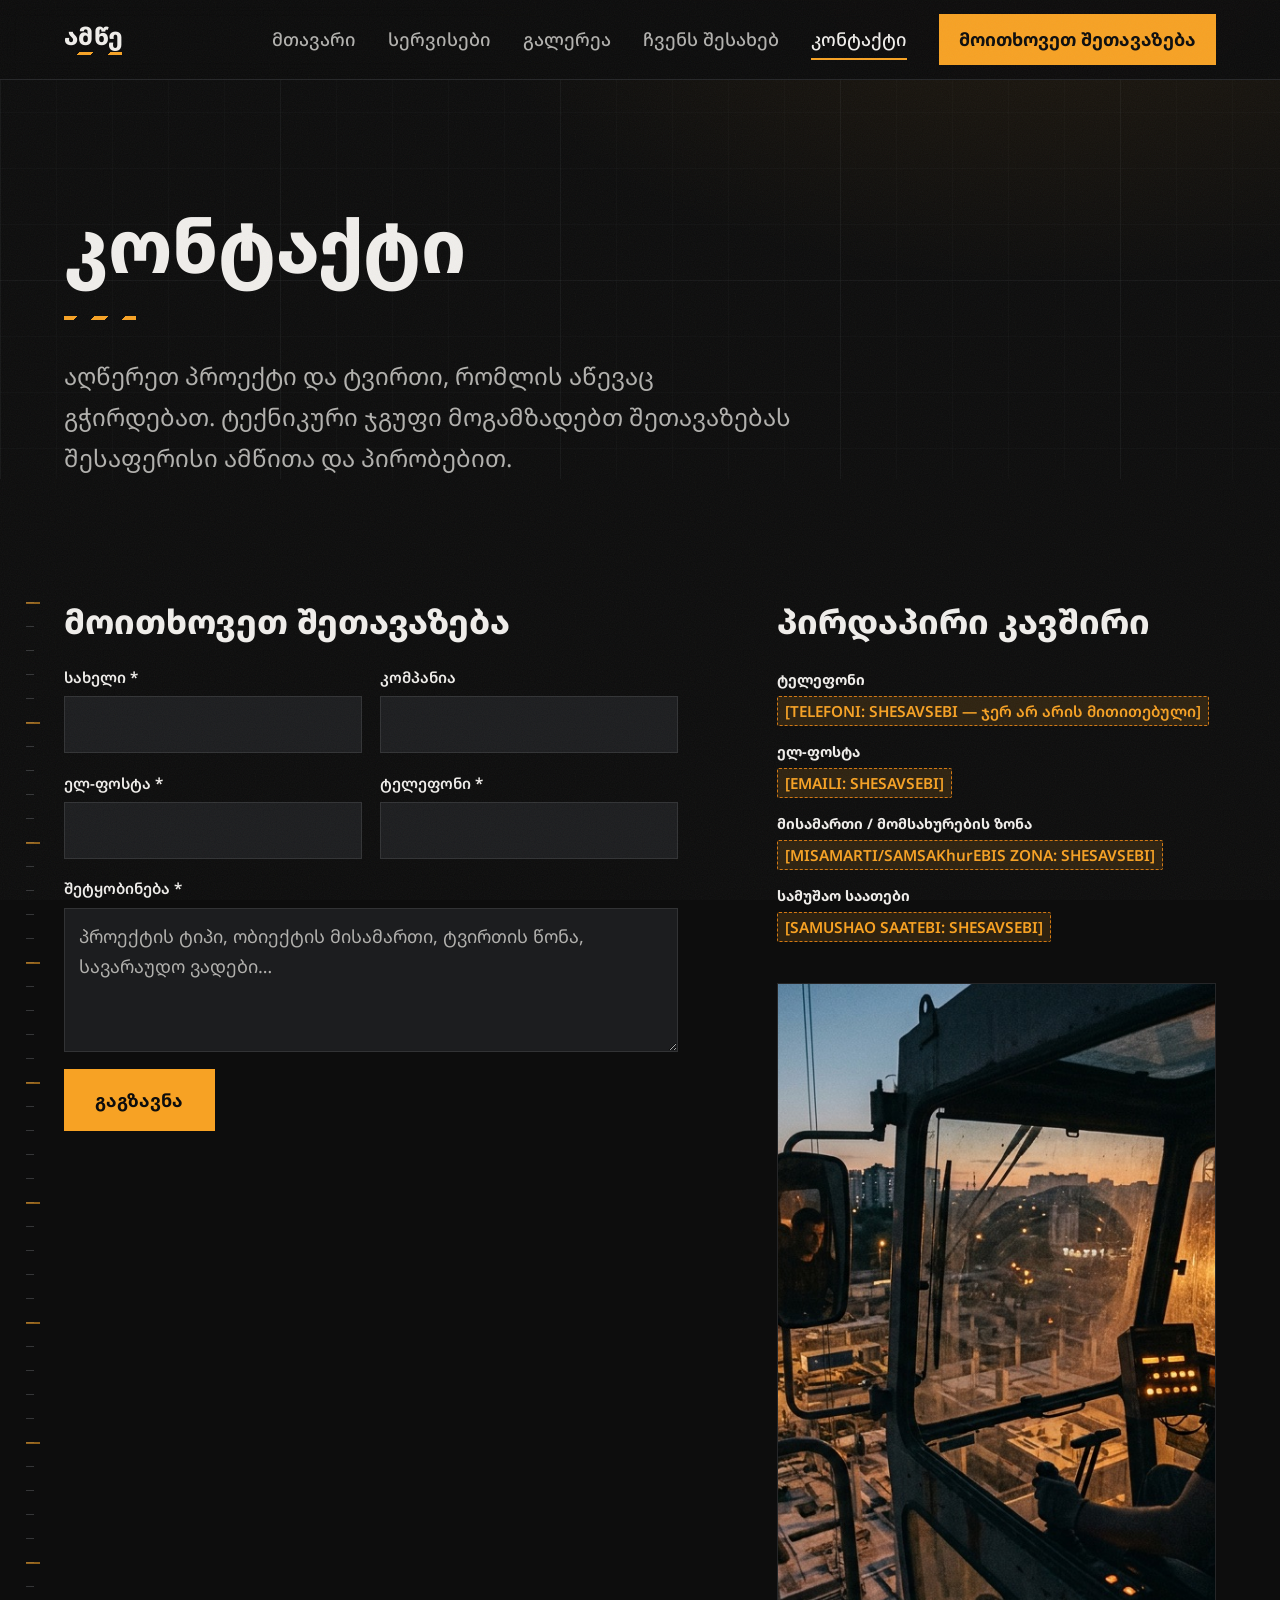
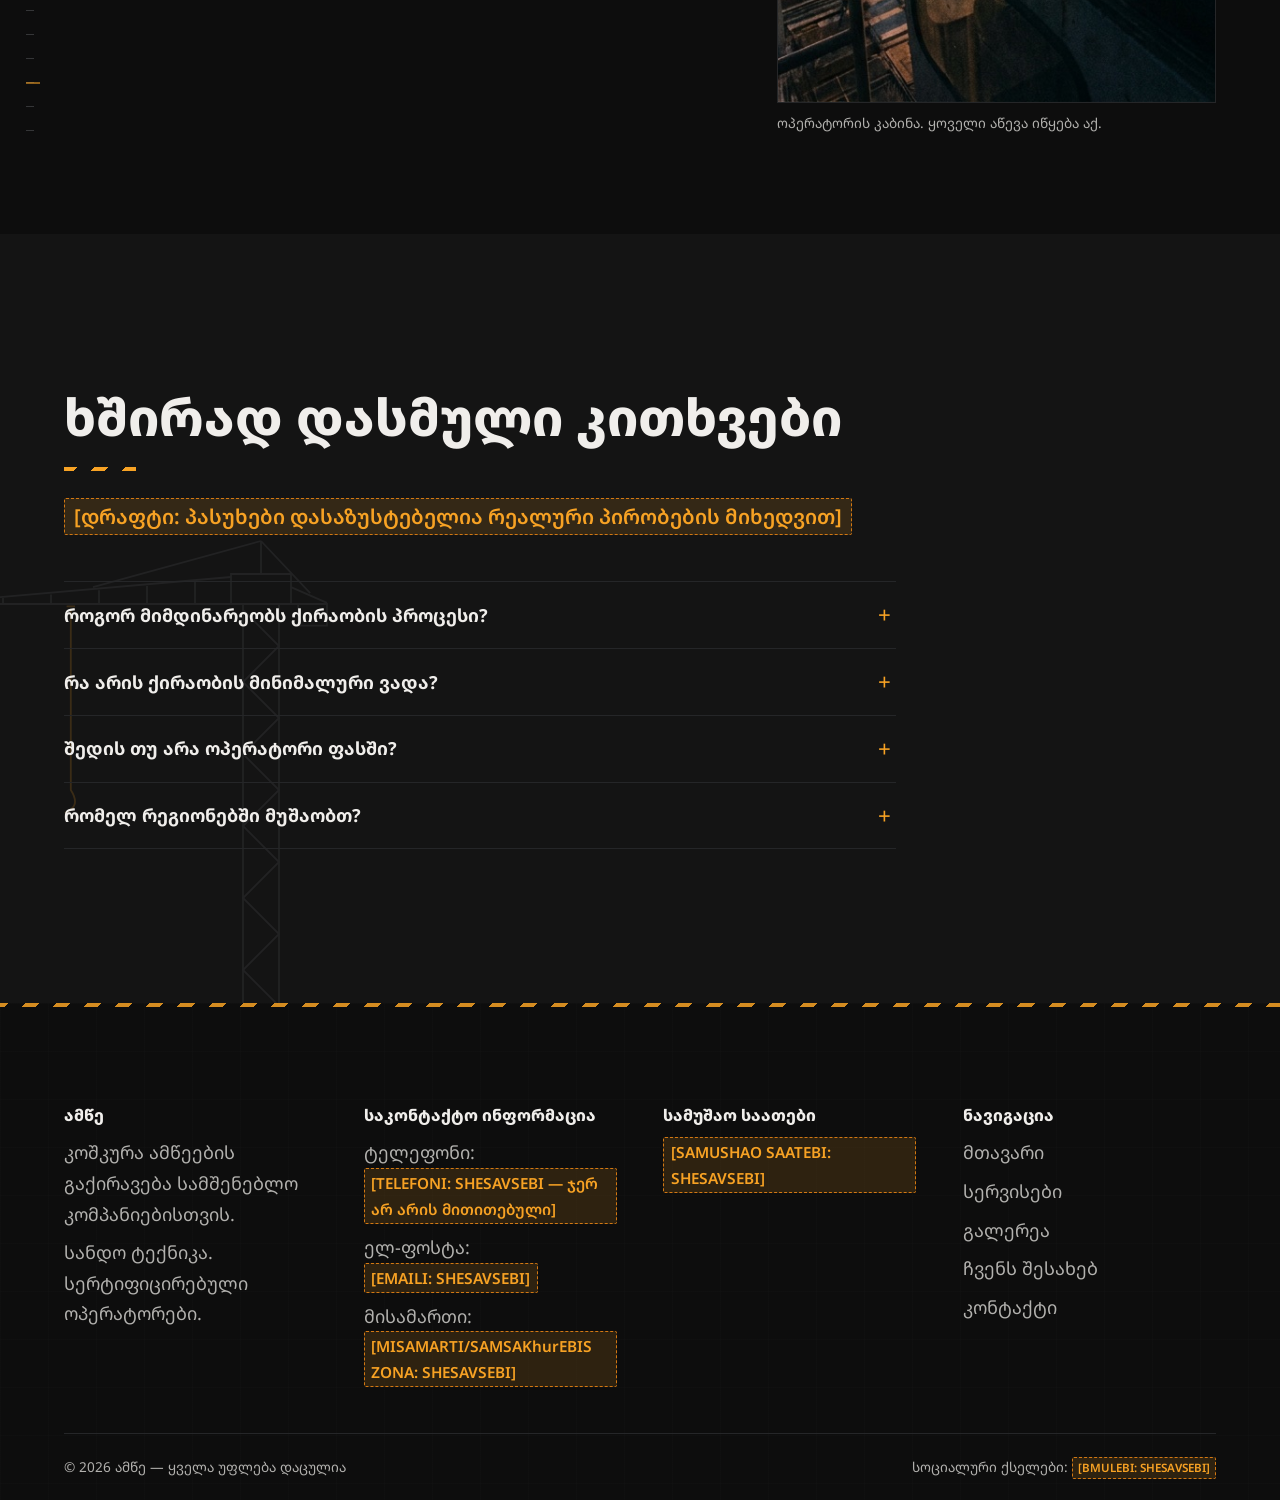
<file: contact.html>
<!DOCTYPE html>
<html lang="ka">
<head>
  <meta charset="UTF-8">
  <meta name="viewport" content="width=device-width, initial-scale=1.0">
  <title>კონტაქტი — ამწე | მოითხოვეთ შეთავაზება</title>
  <meta name="description" content="დაუკავშირდით ამწეს: მოითხოვეთ შეთავაზება კოშკურა ამწის ქირაობაზე. პასუხები ხშირად დასმულ კითხვებზე.">
  <meta property="og:type" content="website">
  <meta property="og:locale" content="ka_GE">
  <meta property="og:title" content="კონტაქტი — ამწე">
  <meta property="og:description" content="მოითხოვეთ შეთავაზება კოშკურა ამწის ქირაობაზე თქვენი სამშენებლო პროექტისთვის.">
  <meta property="og:image" content="https://lasha-giorgi707.github.io/amtse-site/assets/og-cover.jpg">
  <link rel="icon" type="image/svg+xml" href="favicon.svg">
  <link rel="preconnect" href="https://fonts.googleapis.com">
  <link rel="preconnect" href="https://fonts.gstatic.com" crossorigin>
  <link href="https://fonts.googleapis.com/css2?family=Noto+Sans+Georgian:wght@400;500;600;700;800&display=swap" rel="stylesheet">
  <link rel="stylesheet" href="css/style.css?v=2">
</head>
<body>
  <header class="site-header is-scrolled" data-header>
    <div class="wrap site-header__bar">
      <a class="logo" href="index.html" aria-label="ამწე — მთავარი გვერდი">
        ამწე
        <span class="logo__stripe" aria-hidden="true"></span>
      </a>
      <button class="nav-toggle" type="button" aria-expanded="false" aria-controls="site-nav" aria-label="მენიუს გახსნა" data-nav-toggle>
        <span></span><span></span><span></span>
      </button>
      <nav class="site-nav" id="site-nav" aria-label="ძირითადი ნავიგაცია" data-nav>
        <a href="index.html">მთავარი</a>
        <a href="index.html#services">სერვისები</a>
        <a href="index.html#gallery">გალერეა</a>
        <a href="index.html#about">ჩვენს შესახებ</a>
        <a href="contact.html" aria-current="page">კონტაქტი</a>
        <a class="btn btn--solid" href="#contact-form">მოითხოვეთ შეთავაზება</a>
      </nav>
    </div>
  </header>

  <main>
    <section class="page-hero bg-blueprint">
      <div class="wrap">
        <h1>კონტაქტი</h1>
        <p class="muted" style="font-size: var(--step-1); max-width: 52ch;">აღწერეთ პროექტი და ტვირთი, რომლის აწევაც გჭირდებათ. ტექნიკური ჯგუფი მოგამზადებთ შეთავაზებას შესაფერისი ამწითა და პირობებით.</p>
      </div>
    </section>

    <section class="bg-scale">
      <div class="wrap contact-grid">
        <!-- 1. Contact form -->
        <form class="form" id="contact-form" novalidate data-contact-form>
          <h2 style="font-size: var(--step-2); margin-bottom: 0.2em;">მოითხოვეთ შეთავაზება</h2>
          <div class="form__row">
            <div class="field">
              <label for="cf-name">სახელი *</label>
              <input id="cf-name" name="name" type="text" autocomplete="name" required>
            </div>
            <div class="field">
              <label for="cf-company">კომპანია</label>
              <input id="cf-company" name="company" type="text" autocomplete="organization">
            </div>
          </div>
          <div class="form__row">
            <div class="field">
              <label for="cf-email">ელ-ფოსტა *</label>
              <input id="cf-email" name="email" type="email" autocomplete="email" required>
            </div>
            <div class="field">
              <label for="cf-phone">ტელეფონი *</label>
              <input id="cf-phone" name="phone" type="tel" autocomplete="tel" required>
            </div>
          </div>
          <div class="field">
            <label for="cf-message">შეტყობინება *</label>
            <textarea id="cf-message" name="message" required
                      placeholder="პროექტის ტიპი, ობიექტის მისამართი, ტვირთის წონა, სავარაუდო ვადები…"></textarea>
          </div>
          <div>
            <button class="btn btn--solid" type="submit">გაგზავნა</button>
          </div>
          <p class="form__notice" role="status" aria-live="polite" data-form-notice>
            <span class="todo">[FORM ENDPOINT: SHESAVSEBI]</span> — ფორმა ჯერ არ არის მიერთებული სერვერთან. დროებით მოგვწერეთ პირდაპირ ელ-ფოსტაზე ან დაგვირეკეთ.
          </p>
        </form>

        <!-- 2. Direct contact + supporting image -->
        <aside class="contact-direct" aria-label="პირდაპირი კონტაქტი">
          <h2 style="font-size: var(--step-2); margin-bottom: 0.2em;">პირდაპირი კავშირი</h2>
          <dl>
            <div>
              <dt>ტელეფონი</dt>
              <dd><span class="todo">[TELEFONI: SHESAVSEBI — ჯერ არ არის მითითებული]</span></dd>
            </div>
            <div>
              <dt>ელ-ფოსტა</dt>
              <dd><span class="todo">[EMAILI: SHESAVSEBI]</span></dd>
            </div>
            <div>
              <dt>მისამართი / მომსახურების ზონა</dt>
              <dd><span class="todo">[MISAMARTI/SAMSAKhurEBIS ZONA: SHESAVSEBI]</span></dd>
            </div>
            <div>
              <dt>სამუშაო საათები</dt>
              <dd><span class="todo">[SAMUSHAO SAATEBI: SHESAVSEBI]</span></dd>
            </div>
          </dl>
          <figure>
            <img src="assets/contact-operator.jpg"
                 alt="ამწის ოპერატორი კაბინაში, დაისის შუქზე, სამშენებლო მოედნის თავზე"
                 loading="lazy" width="1280" height="720">
            <figcaption>ოპერატორის კაბინა. ყოველი აწევა იწყება აქ.</figcaption>
          </figure>
        </aside>
      </div>
    </section>

    <!-- 3. FAQ -->
    <section class="section section--alt bg-site">
      <svg class="ghost-crane ghost-crane--flip ghost-crane--sm" aria-hidden="true" viewBox="0 0 640 900" stroke-width="3">
        <path d="M90 900 V210 M150 900 V210"/>
        <path d="M90 880 L150 820 L90 760 L150 700 L90 640 L150 580 L90 520 L150 460 L90 400 L150 340 L90 280 L150 220"/>
        <path d="M70 210 H170 V160 H70 Z M120 160 V105"/>
        <path d="M170 165 L630 205 M170 210 H630 M230 172 V210 M310 180 V210 M390 187 V210 M470 194 V210 M550 200 V210"/>
        <path d="M70 210 H10 M70 182 L10 208 M10 210 h48 v36 h-48 Z"/>
        <path d="M120 105 L400 182 M120 105 L38 192"/>
        <path class="ghost-crane__amber" d="M430 214 h14 M437 218 V520 q-18 28 10 38"/>
      </svg>
      <div class="wrap">
        <div class="section__head">
          <h2>ხშირად დასმული კითხვები</h2>
          <p><span class="todo">[დრაფტი: პასუხები დასაზუსტებელია რეალური პირობების მიხედვით]</span></p>
        </div>
        <div class="faq">
          <details>
            <summary>როგორ მიმდინარეობს ქირაობის პროცესი?</summary>
            <p>გვიგზავნით მოთხოვნას პროექტის აღწერით. ტექნიკური ჯგუფი აფასებს ობიექტს, გირჩევთ შესაფერის ამწეს და გიგზავნით შეთავაზებას. ხელშეკრულების გაფორმების შემდეგ ვგეგმავთ მობილიზაციას და მონტაჟს.</p>
          </details>
          <details>
            <summary>რა არის ქირაობის მინიმალური ვადა?</summary>
            <p>ვადა დამოკიდებულია ამწის ტიპსა და პროექტზე. <span class="todo">[დრაფტი: მინიმალური ვადა დასაზუსტებელია]</span></p>
          </details>
          <details>
            <summary>შედის თუ არა ოპერატორი ფასში?</summary>
            <p>ამწეებს, როგორც წესი, ვაქირავებთ სერტიფიცირებულ ოპერატორთან ერთად. ოპერატორის გარეშე ქირაობის პირობები განიხილება ინდივიდუალურად. <span class="todo">[დრაფტი: პირობები დასაზუსტებელია]</span></p>
          </details>
          <details>
            <summary>რომელ რეგიონებში მუშაობთ?</summary>
            <p><span class="todo">[MISAMARTI/SAMSAKhurEBIS ZONA: SHESAVSEBI]</span></p>
          </details>
        </div>
      </div>
    </section>
  </main>

  <footer class="site-footer">
    <div class="hazard" aria-hidden="true"></div>
    <div class="wrap site-footer__grid">
      <div>
        <h3>ამწე</h3>
        <ul>
          <li>კოშკურა ამწეების გაქირავება სამშენებლო კომპანიებისთვის.</li>
          <li>სანდო ტექნიკა. სერტიფიცირებული ოპერატორები.</li>
        </ul>
      </div>
      <div>
        <h3>საკონტაქტო ინფორმაცია</h3>
        <ul>
          <li>ტელეფონი: <span class="todo">[TELEFONI: SHESAVSEBI — ჯერ არ არის მითითებული]</span></li>
          <li>ელ-ფოსტა: <span class="todo">[EMAILI: SHESAVSEBI]</span></li>
          <li>მისამართი: <span class="todo">[MISAMARTI/SAMSAKhurEBIS ZONA: SHESAVSEBI]</span></li>
        </ul>
      </div>
      <div>
        <h3>სამუშაო საათები</h3>
        <ul>
          <li><span class="todo">[SAMUSHAO SAATEBI: SHESAVSEBI]</span></li>
        </ul>
      </div>
      <div>
        <h3>ნავიგაცია</h3>
        <ul>
          <li><a href="index.html">მთავარი</a></li>
          <li><a href="index.html#services">სერვისები</a></li>
          <li><a href="index.html#gallery">გალერეა</a></li>
          <li><a href="index.html#about">ჩვენს შესახებ</a></li>
          <li><a href="contact.html">კონტაქტი</a></li>
        </ul>
      </div>
    </div>
    <div class="wrap site-footer__legal">
      <span>© <span data-year>2026</span> ამწე — ყველა უფლება დაცულია</span>
      <span>სოციალური ქსელები: <span class="todo">[BMULEBI: SHESAVSEBI]</span></span>
    </div>
  </footer>

  <script src="js/main.js"></script>
</body>
</html>
</file>
<file: css/style.css>
/* ამწე — dark industrial monochrome + amber. See DESIGN.md */

/* ---------- Tokens ---------- */
:root {
  --bg-0: oklch(0.16 0 0);
  --bg-1: oklch(0.19 0 0);
  --surface: oklch(0.23 0.004 260);
  --line: oklch(0.32 0.004 260);
  --line-soft: oklch(0.27 0.004 260);
  --ink: oklch(0.95 0.004 85);
  --ink-2: oklch(0.76 0.004 85);
  --amber: oklch(0.78 0.16 70);
  --amber-deep: oklch(0.66 0.15 60);
  --amber-glow: oklch(0.78 0.16 70 / 0.14);

  --font: "Noto Sans Georgian", "Sylfaen", system-ui, sans-serif;

  --step-0: clamp(1rem, 0.95rem + 0.25vw, 1.125rem);
  --step-1: clamp(1.25rem, 1.15rem + 0.5vw, 1.5rem);
  --step-2: clamp(1.6rem, 1.4rem + 1vw, 2.1rem);
  --step-3: clamp(2.1rem, 1.7rem + 2vw, 3.2rem);
  --step-4: clamp(2.6rem, 1.9rem + 3.5vw, 4.6rem);

  --space-s: clamp(1rem, 0.9rem + 0.5vw, 1.5rem);
  --space-m: clamp(2rem, 1.7rem + 1.5vw, 3rem);
  --space-l: clamp(4rem, 3rem + 4vw, 7rem);
  --space-xl: clamp(6rem, 4rem + 7vw, 10rem);

  --wrap: 72rem;
  --z-nav: 10;
  --z-menu: 20;

  --ease-out: cubic-bezier(0.22, 1, 0.36, 1); /* ease-out-quint */

  /* the one brand motif: sodium-amber hazard stripe */
  --hazard: repeating-linear-gradient(
    -45deg,
    var(--amber) 0 10px,
    transparent 10px 22px
  );
}

/* ---------- Base ---------- */
*,
*::before,
*::after {
  box-sizing: border-box;
}

html {
  scroll-behavior: smooth;
}

body {
  margin: 0;
  background: var(--bg-0);
  color: var(--ink);
  font-family: var(--font);
  font-size: var(--step-0);
  line-height: 1.7;
  -webkit-font-smoothing: antialiased;
  overflow-x: clip;
}

h1,
h2,
h3 {
  line-height: 1.15;
  text-wrap: balance;
  text-transform: uppercase; /* Mkhedruli → Mtavruli: Georgian structural-signage voice */
  font-weight: 800;
  margin: 0 0 0.5em;
}

h1 { font-size: var(--step-4); }
h2 { font-size: var(--step-3); }
h3 { font-size: var(--step-1); }

p {
  max-width: 68ch;
  text-wrap: pretty;
}

a {
  color: inherit;
}

img,
video {
  max-width: 100%;
  display: block;
}

:focus-visible {
  outline: 2px solid var(--amber);
  outline-offset: 3px;
}

::selection {
  background: var(--amber);
  color: var(--bg-0);
}

.wrap {
  width: min(var(--wrap), 100% - 2.5rem);
  margin-inline: auto;
}

.muted {
  color: var(--ink-2);
}

/* Visible draft/placeholder flag — deliberately loud, replace before launch */
.todo {
  display: inline-block;
  padding: 0.05em 0.45em;
  background: var(--amber-glow);
  border: 1px dashed var(--amber-deep);
  color: var(--amber);
  font-weight: 600;
  font-size: 0.85em;
  text-transform: none;
  letter-spacing: 0;
  border-radius: 2px;
}

.hazard {
  height: 4px;
  background: var(--hazard);
  border: 0;
  margin: 0;
  opacity: 0.85;
}

/* ---------- Atmosphere: layered industrial backgrounds ---------- */

/* film grain over everything — kills the flat digital black */
body::after {
  content: "";
  position: fixed;
  inset: 0;
  z-index: 90;
  pointer-events: none;
  opacity: 0.05;
  background-image: url("data:image/svg+xml,%3Csvg xmlns='http://www.w3.org/2000/svg' width='160' height='160'%3E%3Cfilter id='n'%3E%3CfeTurbulence type='fractalNoise' baseFrequency='0.85' numOctaves='2' stitchTiles='stitch'/%3E%3C/filter%3E%3Crect width='160' height='160' filter='url(%23n)'/%3E%3C/svg%3E");
}

/* engineering-drawing grid + sodium-lamp glow pool */
.bg-blueprint {
  background-image:
    radial-gradient(900px 480px at 82% -6%, oklch(0.78 0.16 70 / 0.08), transparent 65%),
    linear-gradient(to right, oklch(0.45 0.008 260 / 0.1) 1px, transparent 1px),
    linear-gradient(to bottom, oklch(0.45 0.008 260 / 0.1) 1px, transparent 1px),
    linear-gradient(to right, oklch(0.4 0.006 260 / 0.07) 1px, transparent 1px),
    linear-gradient(to bottom, oklch(0.4 0.006 260 / 0.07) 1px, transparent 1px);
  background-size:
    100% 100%,
    280px 280px,
    280px 280px,
    56px 56px,
    56px 56px;
}

/* elevation-ruler ticks down the left edge — the height motif */
.bg-scale {
  position: relative;
}

.bg-scale::before {
  content: "";
  position: absolute;
  top: var(--space-l);
  bottom: var(--space-l);
  left: clamp(0.6rem, 2vw, 2.2rem);
  width: 14px;
  pointer-events: none;
  background-image:
    repeating-linear-gradient(to bottom, oklch(0.78 0.16 70 / 0.55) 0 2px, transparent 2px 120px),
    repeating-linear-gradient(to bottom, oklch(0.6 0.008 260 / 0.35) 0 1px, transparent 1px 24px);
  background-size: 14px 100%, 8px 100%;
  background-repeat: no-repeat;
}

@media (max-width: 900px) {
  .bg-scale::before {
    display: none;
  }
}

/* host section for the ghosted crane line-art */
.bg-site {
  position: relative;
  overflow: clip;
}

.bg-site > .wrap {
  position: relative;
  z-index: 1;
}

.ghost-crane {
  position: absolute;
  right: -4%;
  bottom: -2%;
  height: min(94%, 820px);
  width: auto;
  color: oklch(0.52 0.008 260);
  opacity: 0.17;
  pointer-events: none;
}

.ghost-crane--flip {
  right: auto;
  left: -4%;
  transform: scaleX(-1);
}

.ghost-crane :is(path, rect) {
  stroke: currentColor;
  fill: none;
}

.ghost-crane .ghost-crane__amber {
  color: oklch(0.78 0.16 70);
}

.ghost-crane--sm {
  height: min(82%, 540px);
}

/* night-site vignette + light spill from below the gallery strip */
.bg-night {
  background-image:
    radial-gradient(1100px 540px at 50% 108%, oklch(0.78 0.16 70 / 0.1), transparent 62%),
    radial-gradient(150% 120% at 50% 30%, transparent 55%, oklch(0.09 0 0 / 0.9) 100%);
}

/* ---------- Buttons ---------- */
.btn {
  display: inline-block;
  padding: 0.9rem 1.9rem;
  font: inherit;
  font-weight: 700;
  text-decoration: none;
  border: 1px solid var(--amber);
  cursor: pointer;
  transition: background-color 0.2s var(--ease-out), color 0.2s var(--ease-out),
    border-color 0.2s var(--ease-out);
}

.btn--solid {
  background: var(--amber);
  color: var(--bg-0);
}

.btn--solid:hover {
  background: var(--amber-deep);
  border-color: var(--amber-deep);
  color: var(--bg-0);
}

.btn--ghost {
  background: transparent;
  color: var(--ink);
  border-color: var(--line);
}

.btn--ghost:hover {
  border-color: var(--amber);
  color: var(--amber);
}

/* ---------- Header / nav ---------- */
.site-header {
  position: fixed;
  inset: 0 0 auto;
  z-index: var(--z-nav);
  transition: background-color 0.3s var(--ease-out), border-color 0.3s var(--ease-out);
  border-bottom: 1px solid transparent;
}

/* blur lives on a pseudo-layer: backdrop-filter on the header itself would
   make it the containing block for the position:fixed mobile menu */
.site-header::before {
  content: "";
  position: absolute;
  inset: 0;
  z-index: -1;
  opacity: 0;
  background: oklch(0.16 0 0 / 0.92);
  backdrop-filter: blur(10px);
  transition: opacity 0.3s var(--ease-out);
}

.site-header.is-scrolled::before {
  opacity: 1;
}

.site-header.is-scrolled {
  border-bottom-color: var(--line-soft);
}

.site-header__bar {
  display: flex;
  align-items: center;
  justify-content: space-between;
  gap: 1rem;
  padding-block: 0.9rem;
}

.logo {
  display: flex;
  flex-direction: column;
  gap: 4px;
  text-decoration: none;
  font-weight: 800;
  font-size: 1.5rem;
  line-height: 1;
  letter-spacing: 0.02em;
}

.logo__stripe {
  width: 2.4em;
  height: 3px;
  background: var(--hazard);
}

.site-nav {
  display: flex;
  align-items: center;
  gap: clamp(1rem, 2.5vw, 2.2rem);
}

.site-nav a:not(.btn) {
  text-decoration: none;
  color: var(--ink-2);
  font-weight: 500;
  padding-block: 0.3rem;
  background: linear-gradient(var(--amber), var(--amber)) bottom left / 0 2px
    no-repeat;
  transition: color 0.2s var(--ease-out), background-size 0.25s var(--ease-out);
}

.site-nav a:not(.btn):hover,
.site-nav a[aria-current="page"] {
  color: var(--ink);
  background-size: 100% 2px;
}

.site-nav .btn {
  padding: 0.55rem 1.2rem;
}

.nav-toggle {
  display: none;
  background: none;
  border: 1px solid var(--line);
  color: var(--ink);
  width: 44px;
  height: 44px;
  cursor: pointer;
  flex-direction: column;
  align-items: center;
  justify-content: center;
  gap: 5px;
}

.nav-toggle span {
  display: block;
  width: 20px;
  height: 2px;
  background: currentColor;
  transition: transform 0.25s var(--ease-out), opacity 0.2s;
}

@media (max-width: 800px) {
  .nav-toggle {
    display: flex;
  }

  .site-nav {
    position: fixed;
    inset: 0;
    z-index: var(--z-menu);
    flex-direction: column;
    justify-content: center;
    gap: 2rem;
    background-color: var(--bg-0);
    background-image:
      radial-gradient(600px 400px at 85% 0%, oklch(0.78 0.16 70 / 0.08), transparent 65%),
      linear-gradient(to right, oklch(0.4 0.006 260 / 0.06) 1px, transparent 1px),
      linear-gradient(to bottom, oklch(0.4 0.006 260 / 0.06) 1px, transparent 1px);
    background-size: 100% 100%, 56px 56px, 56px 56px;
    font-size: var(--step-1);
    visibility: hidden;
    opacity: 0;
    transition: opacity 0.25s var(--ease-out), visibility 0s 0.25s;
  }

  .site-nav.is-open {
    visibility: visible;
    opacity: 1;
    transition-delay: 0s;
  }

  .nav-toggle {
    position: relative;
    z-index: calc(var(--z-menu) + 1);
  }

  .nav-toggle[aria-expanded="true"] span:nth-child(1) {
    transform: translateY(7px) rotate(45deg);
  }
  .nav-toggle[aria-expanded="true"] span:nth-child(2) {
    opacity: 0;
  }
  .nav-toggle[aria-expanded="true"] span:nth-child(3) {
    transform: translateY(-7px) rotate(-45deg);
  }
}

/* ---------- Hero ---------- */
.hero {
  position: relative;
  min-height: 100svh;
  display: grid;
  align-items: end;
  isolation: isolate;
  overflow: hidden;
}

.hero__video {
  position: absolute;
  inset: 0;
  width: 100%;
  height: 100%;
  object-fit: cover;
  z-index: -2;
}

.hero::after {
  content: "";
  position: absolute;
  inset: 0;
  z-index: -1;
  background: linear-gradient(
    to top,
    oklch(0.16 0 0 / 0.95) 0%,
    oklch(0.16 0 0 / 0.35) 45%,
    oklch(0.16 0 0 / 0.25) 100%
  );
}

.hero__content {
  padding-block: var(--space-l) var(--space-m);
}

.hero__brand {
  font-size: clamp(1.1rem, 1rem + 0.8vw, 1.6rem);
  font-weight: 800;
  letter-spacing: 0.04em;
  color: var(--amber);
  margin: 0 0 0.75rem;
}

.hero h1 {
  max-width: 16ch;
  margin-bottom: 0.4em;
}

.hero__sub {
  color: var(--ink-2);
  max-width: 52ch;
  font-size: var(--step-1);
  line-height: 1.6;
  margin-top: 0;
}

.hero__cta {
  display: flex;
  flex-wrap: wrap;
  gap: 1rem;
  margin-block: var(--space-s) var(--space-m);
}

.hero__scrollhint {
  display: flex;
  align-items: center;
  gap: 0.6rem;
  color: var(--ink-2);
  font-size: 0.85rem;
  padding-bottom: 1.5rem;
}

.hero__scrollhint::before {
  content: "";
  width: 1px;
  height: 2.2rem;
  background: var(--amber);
  animation: drop 1.8s var(--ease-out) infinite;
  transform-origin: top;
}

@keyframes drop {
  0% { transform: scaleY(0); }
  55% { transform: scaleY(1); }
  100% { transform: scaleY(1); opacity: 0; }
}

/* ---------- Scroll-scrub section ---------- */
.scrub {
  position: relative;
  height: 340vh; /* scroll runway; JS maps progress to video time */
}

.scrub__sticky {
  position: sticky;
  top: 0;
  height: 100vh;
  overflow: hidden;
  display: grid;
  align-items: end;
  isolation: isolate;
}

.scrub__sticky video {
  position: absolute;
  inset: 0;
  width: 100%;
  height: 100%;
  object-fit: cover;
  z-index: -2;
}

.scrub__sticky::after {
  content: "";
  position: absolute;
  inset: 0;
  z-index: -1;
  background: linear-gradient(
    to top,
    oklch(0.16 0 0 / 0.9),
    transparent 55%
  );
}

.scrub__caption {
  padding-block: var(--space-m);
}

.scrub__title {
  font-size: var(--step-2);
  margin-bottom: var(--space-s);
}

.scrub__steps {
  display: flex;
  flex-wrap: wrap;
  gap: var(--space-s) var(--space-m);
  margin: 0;
  padding: 0;
  list-style: none;
  counter-reset: step;
}

.scrub__steps li {
  counter-increment: step;
  flex: 1 1 14rem;
  max-width: 24rem;
  border-top: 2px solid var(--line);
  padding-top: 0.8rem;
  opacity: 0.35;
  transition: opacity 0.4s var(--ease-out), border-color 0.4s var(--ease-out);
}

.scrub__steps li.is-active {
  opacity: 1;
  border-top-color: var(--amber);
}

/* a real sequence: the numbers carry the lift order */
.scrub__steps li::before {
  content: counter(step, decimal-leading-zero);
  display: block;
  font-weight: 800;
  color: var(--amber);
  font-variant-numeric: tabular-nums;
}

.scrub__steps h3 {
  font-size: 1.05rem;
  margin: 0.2rem 0;
}

.scrub__steps p {
  color: var(--ink-2);
  font-size: 0.95rem;
  line-height: 1.6;
  margin: 0;
}

/* mobile / reduced motion: plain looping video, no runway */
.scrub.is-static {
  height: auto;
}

.scrub.is-static .scrub__sticky {
  position: relative;
  height: auto;
  min-height: 70svh;
}

/* ---------- Sections ---------- */
.section {
  padding-block: var(--space-xl);
}

.section--alt {
  background: var(--bg-1);
}

.section__head {
  margin-bottom: var(--space-m);
}

/* the one brand kicker, anchored under every section title */
.section__head h2::after,
.page-hero h1::after {
  content: "";
  display: block;
  width: 72px;
  height: 4px;
  margin-top: 0.4em;
  background: var(--hazard);
}

.section__head p {
  color: var(--ink-2);
  font-size: var(--step-1);
  line-height: 1.6;
}

/* ---------- Services: alternating spec-sheet rows ---------- */
.service {
  display: grid;
  grid-template-columns: minmax(0, 5fr) minmax(0, 6fr);
  gap: var(--space-m);
  align-items: center;
  padding-block: var(--space-m);
}

.service + .service {
  border-top: 1px solid var(--line-soft);
}

.service:nth-child(even) .service__media {
  order: 2;
}

.service__media img {
  width: 100%;
  aspect-ratio: 4 / 3;
  object-fit: cover;
  border: 1px solid var(--line-soft);
}

.service__body h3 {
  font-size: var(--step-2);
}

.service__body > p {
  color: var(--ink-2);
}

.spec {
  width: 100%;
  border-collapse: collapse;
  margin-block: var(--space-s);
  font-size: 0.95rem;
}

.spec th,
.spec td {
  text-align: left;
  padding: 0.55rem 0;
  border-bottom: 1px solid var(--line-soft);
  font-weight: 400;
  color: var(--ink-2);
  vertical-align: top;
}

.spec td {
  text-align: right;
  color: var(--ink);
  font-weight: 600;
  font-variant-numeric: tabular-nums;
}

.service__more {
  color: var(--amber);
  font-weight: 600;
  text-decoration: none;
}

.service__more:hover {
  text-decoration: underline;
  text-underline-offset: 4px;
}

@media (max-width: 800px) {
  .service {
    grid-template-columns: 1fr;
  }

  .service:nth-child(even) .service__media {
    order: 0;
  }
}

/* ---------- Why us: ruled ledger rows ---------- */
.trust {
  display: grid;
  grid-template-columns: minmax(0, 2fr) minmax(0, 3fr);
  gap: 0.4rem var(--space-m);
  padding-block: var(--space-s);
  border-top: 1px solid var(--line-soft);
}

.trust:last-of-type {
  border-bottom: 1px solid var(--line-soft);
}

.trust h3 {
  margin: 0;
}

.trust p {
  margin: 0;
  color: var(--ink-2);
}

@media (max-width: 700px) {
  .trust {
    grid-template-columns: 1fr;
  }
}

/* ---------- Gallery: 2×2 grid, everything visible at once ---------- */
.gallery {
  display: grid;
  grid-template-columns: repeat(2, minmax(0, 1fr));
  gap: var(--space-s) var(--space-s);
}

.gallery figure {
  margin: 0;
}

@media (max-width: 700px) {
  .gallery {
    grid-template-columns: 1fr;
  }
}

.gallery video,
.gallery img {
  width: 100%;
  aspect-ratio: 16 / 9;
  object-fit: cover;
  border: 1px solid var(--line-soft);
}

.gallery figcaption {
  padding-top: 0.6rem;
  color: var(--ink-2);
  font-size: 0.9rem;
}

/* ---------- CTA band: raw concrete under sodium light ---------- */
.cta-band {
  background:
    radial-gradient(700px 320px at 88% 50%, oklch(0.78 0.16 70 / 0.14), transparent 70%),
    linear-gradient(oklch(0.14 0 0 / 0.86), oklch(0.14 0 0 / 0.9)),
    url("../assets/texture-concrete.jpg") center / cover no-repeat var(--bg-1);
  border-block: 1px solid var(--line-soft);
  padding-block: var(--space-l);
}

.cta-band .wrap {
  display: flex;
  flex-wrap: wrap;
  align-items: center;
  justify-content: space-between;
  gap: var(--space-s);
}

.cta-band h2 {
  margin: 0;
  font-size: var(--step-2);
}

/* ---------- Footer ---------- */
.site-footer {
  background-color: var(--bg-0);
  background-image:
    linear-gradient(to right, oklch(0.4 0.006 260 / 0.05) 1px, transparent 1px),
    linear-gradient(to bottom, oklch(0.4 0.006 260 / 0.05) 1px, transparent 1px);
  background-size: 48px 48px;
}

.site-footer__grid {
  display: grid;
  grid-template-columns: repeat(auto-fit, minmax(15rem, 1fr));
  gap: var(--space-m);
  padding-block: var(--space-l) var(--space-m);
}

.site-footer h3 {
  font-size: 1rem;
  color: var(--ink);
  margin-bottom: 0.8rem;
}

.site-footer ul {
  list-style: none;
  margin: 0;
  padding: 0;
  display: grid;
  gap: 0.5rem;
  color: var(--ink-2);
}

.site-footer a {
  color: var(--ink-2);
  text-decoration: none;
}

.site-footer a:hover {
  color: var(--amber);
}

.site-footer__legal {
  border-top: 1px solid var(--line-soft);
  padding-block: var(--space-s);
  color: var(--ink-2);
  font-size: 0.85rem;
  display: flex;
  flex-wrap: wrap;
  gap: 0.5rem 2rem;
  justify-content: space-between;
}

/* ---------- Contact page ---------- */
.page-hero {
  padding-block: calc(var(--space-xl) + 3rem) 0;
}

.contact-grid {
  display: grid;
  grid-template-columns: minmax(0, 7fr) minmax(0, 5fr);
  gap: var(--space-l);
  align-items: start;
  padding-block: var(--space-l);
}

@media (max-width: 900px) {
  .contact-grid {
    grid-template-columns: 1fr;
  }
}

.form {
  display: grid;
  gap: 1.1rem;
}

.form__row {
  display: grid;
  gap: 1.1rem;
  grid-template-columns: 1fr 1fr;
}

@media (max-width: 560px) {
  .form__row {
    grid-template-columns: 1fr;
  }
}

.field {
  display: grid;
  gap: 0.35rem;
}

.field label {
  font-weight: 600;
  font-size: 0.95rem;
}

.field input,
.field textarea {
  font: inherit;
  color: var(--ink);
  background: var(--surface);
  border: 1px solid var(--line);
  padding: 0.75rem 0.9rem;
  border-radius: 0;
  transition: border-color 0.2s var(--ease-out);
}

.field input::placeholder,
.field textarea::placeholder {
  color: var(--ink-2);
}

.field input:focus,
.field textarea:focus {
  outline: none;
  border-color: var(--amber);
}

.field textarea {
  resize: vertical;
  min-height: 9rem;
}

.form__notice {
  display: none;
}

.form__notice.is-visible {
  display: block;
}

.contact-direct {
  display: grid;
  gap: var(--space-s);
}

.contact-direct dl {
  margin: 0;
  display: grid;
  gap: 0.9rem;
}

.contact-direct dt {
  font-weight: 700;
  font-size: 0.9rem;
  color: var(--ink);
}

.contact-direct dd {
  margin: 0.15rem 0 0;
  color: var(--ink-2);
}

.contact-direct figure {
  margin: var(--space-s) 0 0;
}

.contact-direct img {
  width: 100%;
  aspect-ratio: 16 / 9;
  object-fit: cover;
  border: 1px solid var(--line-soft);
}

.contact-direct figcaption {
  padding-top: 0.5rem;
  color: var(--ink-2);
  font-size: 0.85rem;
}

/* ---------- FAQ ---------- */
.faq {
  max-width: 52rem;
}

.faq details {
  border-top: 1px solid var(--line-soft);
}

.faq details:last-child {
  border-bottom: 1px solid var(--line-soft);
}

.faq summary {
  cursor: pointer;
  list-style: none;
  padding: 1.1rem 2.5rem 1.1rem 0;
  font-weight: 700;
  position: relative;
}

.faq summary::-webkit-details-marker {
  display: none;
}

.faq summary::after {
  content: "+";
  position: absolute;
  right: 0.3rem;
  top: 50%;
  translate: 0 -50%;
  color: var(--amber);
  font-size: 1.4rem;
  font-weight: 400;
  transition: rotate 0.25s var(--ease-out);
}

.faq details[open] summary::after {
  rotate: 45deg;
}

.faq details p {
  margin: 0 0 1.2rem;
  color: var(--ink-2);
}

/* ---------- Scroll reveal (enhancement only; content visible without JS) ---------- */
@media (prefers-reduced-motion: no-preference) {
  .js .reveal {
    opacity: 0;
    translate: 0 22px;
    transition: opacity 0.65s var(--ease-out), translate 0.65s var(--ease-out);
  }

  .js .reveal.is-in {
    opacity: 1;
    translate: 0 0;
  }
}

@media (prefers-reduced-motion: reduce) {
  html {
    scroll-behavior: auto;
  }

  .hero__scrollhint::before {
    animation: none;
  }

  *,
  *::before,
  *::after {
    transition-duration: 0.01ms !important;
    animation-duration: 0.01ms !important;
  }
}
</file>
